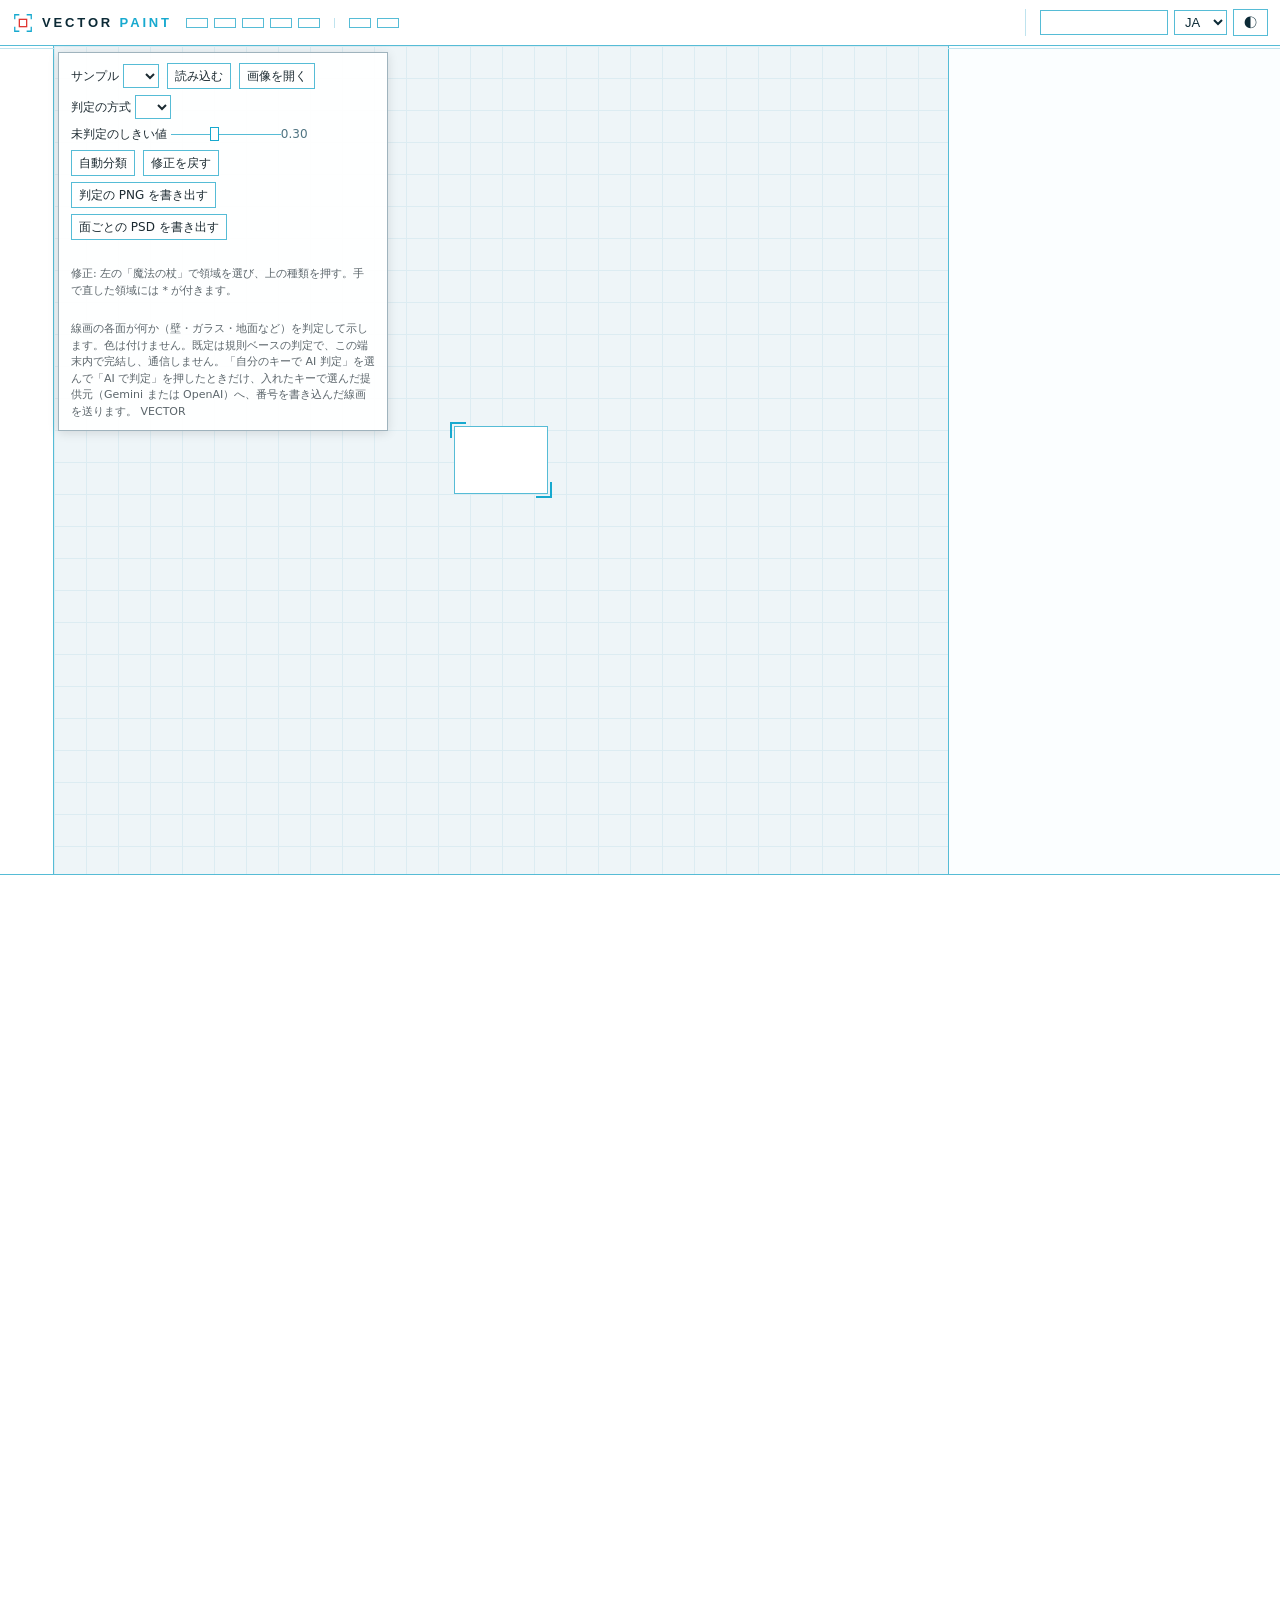
<file: index.html>
<!doctype html><meta charset="utf-8"><meta http-equiv="refresh" content="0; url=vector-paint.html"><title>VECTOR PAINT</title><link rel="icon" href="data:,"><a href="vector-paint.html">VECTOR PAINT</a>
</file>
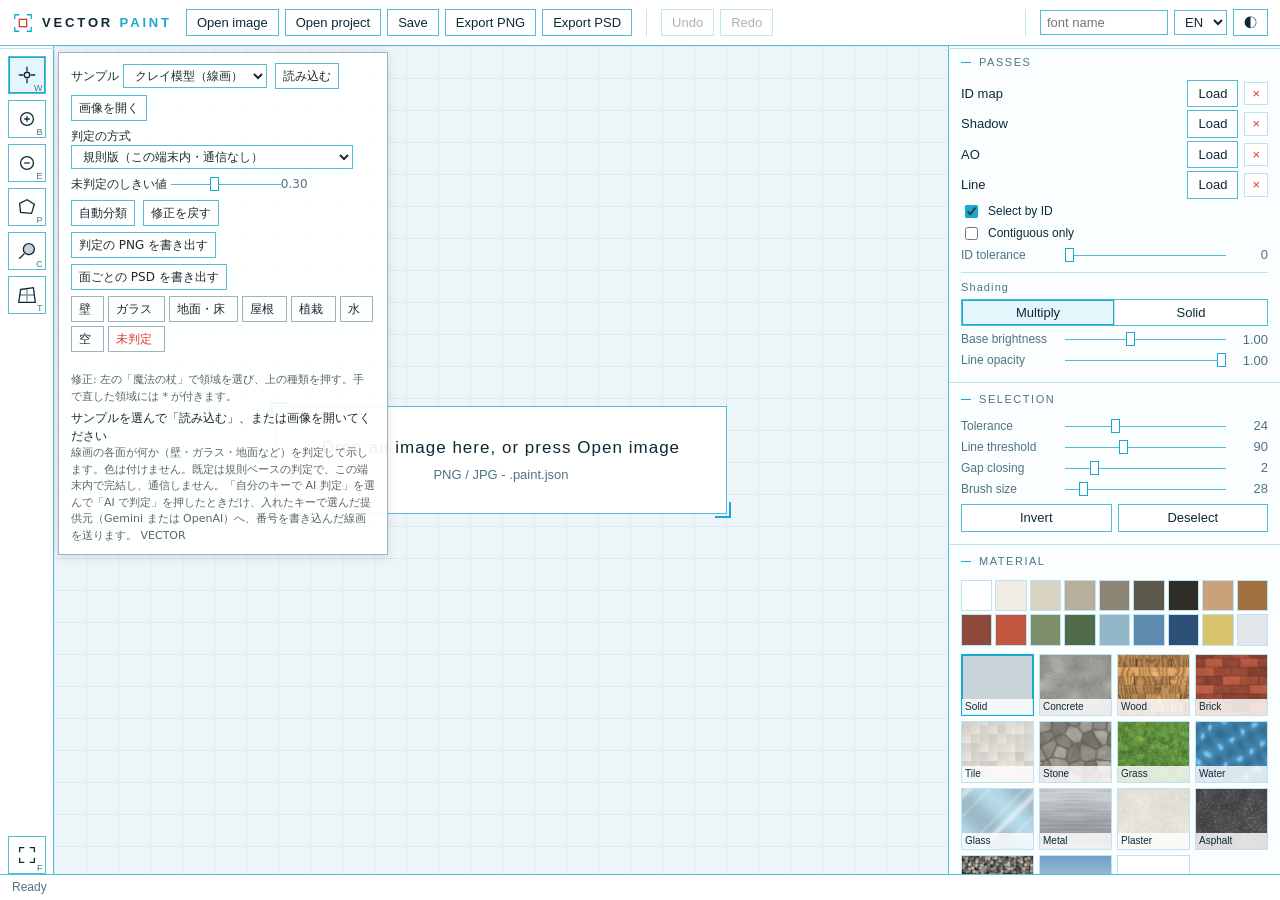
<file: vector-paint.html>
<!doctype html>
<html lang="ja" data-theme="light">
<head>
<meta charset="utf-8">
<meta name="viewport" content="width=device-width, initial-scale=1">
<meta http-equiv="Content-Security-Policy" content="connect-src 'self' data: blob: https://generativelanguage.googleapis.com https://api.openai.com; object-src 'none'; base-uri 'none'; form-action 'none'">
<title>VECTOR PAINT</title><link rel="icon" href="data:,">
<link rel="stylesheet" href="paint/paint.css">
<link rel="stylesheet" href="vector-paint.css?v=1106">
</head>
<body>
<div id="app">
  <header id="top">
    <div class="brand">
      <svg viewBox="0 0 24 24" fill="none" stroke="currentColor" stroke-width="1.4"><path d="M3 8V3h5M16 3h5v5M21 16v5h-5M8 21H3v-5" style="stroke:var(--accent)"/><rect x="8" y="8" width="8" height="8" style="stroke:var(--red)"/></svg>
      <span>VECTOR <em>PAINT</em></span>
    </div>
    <div class="grp">
      <button id="b-open" data-i="open_image"></button>
      <button id="b-opendoc" data-i="open_project"></button>
      <button id="b-save" data-i="save"></button>
      <button id="b-png" data-i="export_png"></button>
      <button id="b-psd" data-i="export_psd"></button>
    </div>
    <div class="grp" style="display:none">
      <select id="s-kind"><option value="plan"></option><option value="elev"></option><option value="section"></option></select>
      <button id="b-auto"></button>
      <label id="l-depth" hidden><span></span> <input id="r-depth" type="range" min="0" max="100" value="60"></label>
    </div>
    <div class="grp">
      <button id="b-undo" data-i="undo"></button>
      <button id="b-redo" data-i="redo"></button>
    </div>
    <div class="grp right">
      <input id="i-font" type="text" list="fontlist" data-pi="font_ph" data-ti="font" autocomplete="off">
      <datalist id="fontlist">
        <option value="Bahnschrift"><option value="DIN Alternate"><option value="Segoe UI"><option value="Yu Gothic UI">
        <option value="Meiryo UI"><option value="Arial"><option value="Consolas"><option value="system-ui">
      </datalist>
      <select id="s-lang"><option value="ja">JA</option><option value="en">EN</option></select>
      <button id="b-theme" data-ti="theme">&#9680;</button>
    </div>
  </header>

  <nav id="tools"></nav>

  <main id="stage">
    <canvas id="view"></canvas>
    <div id="drop"><div class="box"><div class="big" data-i="drop_hint"></div><div class="sub" data-i="drop_sub"></div></div></div>
  </main>

  <aside id="side"></aside>

  <footer id="status">
    <div id="msg"></div>
    <span id="st-pos"></span><span id="st-sel"></span><span id="st-zoom"></span><span id="st-size"></span>
  </footer>
</div>

<section id="vp" aria-label="VECTOR PAINT 面の判定">
  <div class="vp-row">
    <label>サンプル <select id="vp-sample"></select></label>
    <button id="vp-load" type="button">読み込む</button>
    <button id="vp-file" type="button">画像を開く</button>
  </div>
  <div class="vp-row">
    <label>判定の方式 <select id="vp-labeler"></select></label>
    <label>未判定のしきい値 <input id="vp-thr" type="range" min="5" max="70" value="30"><output id="vp-thr-v">0.30</output></label>
  </div>
  <div id="vp-byok" class="vp-byok" hidden>
    <div class="vp-row">
      <label>提供元 <select id="vp-prov"></select></label>
      <label>モデル名 <input id="vp-model" type="text" spellcheck="false" autocomplete="off"></label>
    </div>
    <div class="vp-row">
      <label>キー <input id="vp-key" type="password" spellcheck="false" autocomplete="off" placeholder="ここに貼り付け"></label>
    </div>
    <div class="vp-row">
      <label class="vp-chk"><input id="vp-remember" type="checkbox"> このタブを閉じるまで覚える</label>
      <button id="vp-ai" type="button">AI で判定</button>
    </div>
    <div class="vp-note">鍵は選んだ提供元へ直接送られます。VECTOR のサーバーは通りません。</div>
    <div class="vp-note">送るのは、番号を書き込んだ線画と領域の表だけです。「AI で判定」を押したときだけ送ります。</div>
    <div class="vp-note">キーの発行: <a href="https://aistudio.google.com/apikey" target="_blank" rel="noopener noreferrer">Gemini</a> / <a href="https://platform.openai.com/api-keys" target="_blank" rel="noopener noreferrer">OpenAI</a></div>
  </div>
  <div id="vp-ainote" class="vp-ainote" role="status" aria-live="polite"></div>
  <div class="vp-row">
    <button id="vp-run" type="button">自動分類</button>
    <button id="vp-reset" type="button">修正を戻す</button>
  </div>
  <div class="vp-row">
    <button id="vp-export" type="button">判定の PNG を書き出す</button>
    <button id="vp-mask" type="button">面ごとの PSD を書き出す</button>
  </div>
  <div id="vp-legend" class="vp-legend"></div>
  <div id="vp-src" class="vp-src" aria-live="polite"></div>
  <div id="vp-at" class="vp-at" aria-live="polite"></div>
  <div id="vp-hint" class="vp-hint">修正: 左の「魔法の杖」で領域を選び、上の種類を押す。手で直した領域には * が付きます。</div>
  <div id="vp-msg" class="vp-msg" role="status"></div>
  <div class="vp-foot">線画の各面が何か（壁・ガラス・地面など）を判定して示します。色は付けません。既定は規則ベースの判定で、この端末内で完結し、通信しません。「自分のキーで AI 判定」を選んで「AI で判定」を押したときだけ、入れたキーで選んだ提供元（Gemini または OpenAI）へ、番号を書き込んだ線画を送ります。 VECTOR</div>
</section>

<input id="f-image" type="file" accept="image/*" class="hide">
<input id="f-doc" type="file" accept=".json,application/json" class="hide">
<input id="f-pass" type="file" accept="image/*" class="hide">
<input id="f-tex" type="file" accept="image/*" multiple class="hide">

<script src="paint/i18n.js"></script>
<script src="paint/core.js"></script>
<script src="paint/psd.js"></script>
<script src="paint/ui.js"></script>
<script src="ai/regions.js"></script>
<script src="ai/classify.js"></script>
<script src="ai/labeler.js"></script>
<script src="ai/maskpsd.js"></script>
<script src="samples-data.js"></script>
<script src="vector-paint.js"></script>
</body>
</html>
</file>
<file: paint/paint.css>
/* zumen-kit paint: 白基調の製図調。色は白・シアン・赤の三色だけ（黄・緑は使わない）。 */
:root {
  --bg: #ffffff; --panel: #fbfeff; --stage: #eef5f8; --grid: #dcecf2;
  --ink: #0c2a36; --ink2: #4f7482; --line: #56bcd6; --line2: #bfe3ee; --accent: #17a9cf; --accent-soft: #e4f6fb;
  --red: #e0342f; --shadow: 0 0 0 1px var(--line2);
  --ui-font: Bahnschrift, "DIN Alternate", "DIN 1451 Std", "Yu Gothic UI", "Segoe UI", Meiryo, sans-serif;
}
:root[data-theme="dark"] {
  --bg: #07141b; --panel: #0a1b24; --stage: #050f15; --grid: #0e2530;
  --ink: #d6f1f9; --ink2: #7fb1c1; --line: #2a8aa6; --line2: #14404f; --accent: #46d2f2; --accent-soft: #0e2f3b;
  --red: #ff5a52;
}
* { box-sizing: border-box; }
html, body { margin: 0; height: 100%; background: var(--bg); color: var(--ink); font: 13px/1.35 var(--ui-font); overflow: hidden; }
button, input, select { font: inherit; color: inherit; }
button { background: var(--bg); border: 1px solid var(--line); padding: 4px 10px; cursor: pointer; border-radius: 0; }
button:hover { background: var(--accent-soft); }
button:active { background: var(--line2); }
button:disabled { opacity: .35; cursor: default; }
button.on { background: var(--accent-soft); box-shadow: inset 0 0 0 1px var(--accent); }
button.x { padding: 2px 7px; color: var(--red); border-color: var(--line2); }
input[type=text], select, input[list] { background: var(--bg); border: 1px solid var(--line); padding: 3px 6px; border-radius: 0; min-width: 0; }
input[type=color] { width: 34px; height: 24px; padding: 0; border: 1px solid var(--line); background: var(--bg); cursor: pointer; }
input[type=range] { -webkit-appearance: none; appearance: none; height: 18px; background: transparent; flex: 1; min-width: 0; margin: 0; }
input[type=range]::-webkit-slider-runnable-track { height: 1px; background: var(--line); }
input[type=range]::-webkit-slider-thumb { -webkit-appearance: none; width: 9px; height: 14px; margin-top: -7px; background: var(--bg); border: 1px solid var(--accent); border-radius: 0; }
input[type=checkbox] { accent-color: var(--accent); }
output { min-width: 34px; text-align: right; color: var(--ink2); font-variant-numeric: tabular-nums; }

#app { display: grid; grid-template-columns: 54px 1fr 332px; grid-template-rows: 46px 1fr 26px; height: 100vh; }
#top { grid-column: 1 / 4; display: flex; align-items: center; gap: 14px; padding: 0 12px; border-bottom: 1px solid var(--line); background: var(--bg); position: relative; }
#top::after { content: ""; position: absolute; left: 0; right: 0; bottom: -4px; height: 3px; border-bottom: 1px solid var(--line2); pointer-events: none; }
.brand { font-weight: 600; letter-spacing: .22em; display: flex; align-items: center; gap: 8px; white-space: nowrap; }
.brand svg { width: 22px; height: 22px; }
.brand em { font-style: normal; color: var(--accent); }
.grp { display: flex; align-items: center; gap: 6px; }
.grp.right { margin-left: auto; }
.grp + .grp { padding-left: 14px; border-left: 1px solid var(--line2); }
#i-font { width: 128px; }

#tools { border-right: 1px solid var(--line); background: var(--bg); display: flex; flex-direction: column; align-items: center; gap: 6px; padding-top: 10px; }
#tools button { width: 38px; height: 38px; padding: 0; display: grid; place-items: center; position: relative; }
#tools button svg { width: 22px; height: 22px; stroke: currentColor; fill: none; stroke-width: 1.4; }
#tools button kbd { position: absolute; right: 2px; bottom: 0; font: 9px var(--ui-font); color: var(--ink2); }
#tools .sp { flex: 1; }

#stage { position: relative; background: var(--stage);
  background-image: linear-gradient(var(--grid) 1px, transparent 1px), linear-gradient(90deg, var(--grid) 1px, transparent 1px);
  background-size: 32px 32px; overflow: hidden; }
#view { position: absolute; inset: 0; width: 100%; height: 100%; display: block; touch-action: none; cursor: crosshair; }
#drop { position: absolute; inset: 0; display: grid; place-content: center; text-align: center; gap: 10px; pointer-events: none; }
#drop .box { border: 1px solid var(--line); background: var(--bg); padding: 30px 46px; position: relative; pointer-events: auto; }
#drop .box::before, #drop .box::after { content: ""; position: absolute; width: 14px; height: 14px; border: 2px solid var(--accent); }
#drop .box::before { left: -5px; top: -5px; border-right: 0; border-bottom: 0; }
#drop .box::after { right: -5px; bottom: -5px; border-left: 0; border-top: 0; }
#drop .big { font-size: 17px; letter-spacing: .06em; }
#drop .sub { color: var(--ink2); margin-top: 6px; }
#stage.dragover { outline: 2px dashed var(--accent); outline-offset: -8px; }
#drop.hidden { display: none; }

#side { border-left: 1px solid var(--line); background: var(--panel); overflow-y: auto; overflow-x: hidden; }
details.sec { border-bottom: 1px solid var(--line2); padding: 0 12px 10px; position: relative; }
details.sec > summary { cursor: pointer; padding: 9px 0 7px; letter-spacing: .14em; text-transform: uppercase; font-size: 11px; color: var(--ink2); list-style: none; display: flex; align-items: center; gap: 8px; }
details.sec > summary::before { content: ""; width: 10px; height: 1px; background: var(--accent); }
details.sec > summary::-webkit-details-marker { display: none; }
.row { display: flex; align-items: center; gap: 8px; margin: 3px 0; }
.row > span:first-child { width: 96px; flex: none; color: var(--ink2); font-size: 12px; }
.row > input[type=range] { flex: 1; }
.chk { display: flex; align-items: center; gap: 7px; margin: 3px 0; font-size: 12px; }
.btns { display: flex; gap: 6px; margin: 6px 0 2px; flex-wrap: wrap; }
.btns button { flex: 1; }
.pass { display: grid; grid-template-columns: 74px 1fr auto auto; gap: 6px; align-items: center; margin: 3px 0; }
.pass .st { font-style: normal; font-size: 11px; color: var(--ink2); white-space: nowrap; overflow: hidden; text-overflow: ellipsis; }
.pass .st.ok { color: var(--accent); }
.pass .st.bad { color: var(--red); }
.seg { display: flex; border: 1px solid var(--line); margin: 4px 0; }
.seg button { flex: 1; border: 0; border-right: 1px solid var(--line2); }
.seg button:last-child { border-right: 0; }
.swatches { display: grid; grid-template-columns: repeat(9, 1fr); gap: 3px; margin: 4px 0 8px; }
.swatches i { aspect-ratio: 1; border: 1px solid var(--line2); cursor: pointer; display: block; }
.swatches i:hover { outline: 1px solid var(--accent); }
.shelf { display: grid; grid-template-columns: repeat(4, 1fr); gap: 5px; margin: 4px 0 8px; }
.shelf button { padding: 0; border: 1px solid var(--line2); height: 62px; position: relative; overflow: hidden; background-size: cover; background-position: center; }
.shelf button span { position: absolute; left: 0; right: 0; bottom: 0; background: color-mix(in srgb, var(--bg) 82%, transparent); font-size: 10px; padding: 1px 3px; text-align: left; white-space: nowrap; overflow: hidden; text-overflow: ellipsis; }
.shelf button.on { outline: 2px solid var(--accent); outline-offset: -2px; }
.shelf button.add { display: grid; place-items: center; color: var(--accent); font-size: 22px; background: var(--bg); }
.colorrow { display: flex; align-items: center; gap: 8px; margin: 3px 0; }
.colorrow > span { width: 96px; color: var(--ink2); font-size: 12px; }
.sub-h { margin: 8px 0 2px; font-size: 11px; letter-spacing: .1em; color: var(--ink2); border-top: 1px solid var(--line2); padding-top: 7px; }
#layers { border: 1px solid var(--line2); background: var(--bg); min-height: 38px; max-height: 240px; overflow-y: auto; }
.lyr { display: grid; grid-template-columns: 22px 24px 1fr auto auto auto; gap: 4px; align-items: center; padding: 3px 4px; border-bottom: 1px solid var(--line2); cursor: pointer; }
.lyr:last-child { border-bottom: 0; }
.lyr.act { background: var(--accent-soft); box-shadow: inset 2px 0 0 var(--accent); }
.lyr.off .nm { opacity: .4; text-decoration: line-through; }
.lyr .sw { width: 22px; height: 22px; border: 1px solid var(--line2); background-size: cover; }
.lyr .nm { overflow: hidden; text-overflow: ellipsis; white-space: nowrap; }
.lyr .nm input { width: 100%; }
.lyr button { padding: 0; width: 22px; height: 22px; line-height: 1; border-color: var(--line2); font-size: 11px; }
.lyr .eye { border: 0; background: transparent; }
.lyr .eye::before { content: ""; display: block; width: 12px; height: 7px; margin: auto; border: 1px solid var(--accent); border-radius: 50%; background: radial-gradient(circle, var(--accent) 0 2px, transparent 2.5px); }
.lyr.off .eye::before { background: none; border-style: dashed; opacity: .5; }
.empty { padding: 10px; color: var(--ink2); font-size: 12px; text-align: center; }
#status { grid-column: 1 / 4; display: flex; align-items: center; gap: 18px; padding: 0 12px; border-top: 1px solid var(--line); background: var(--bg); font-size: 12px; color: var(--ink2); }
#status #msg { flex: 1; overflow: hidden; text-overflow: ellipsis; white-space: nowrap; }
#status #msg.err { color: var(--red); }
#status span { font-variant-numeric: tabular-nums; white-space: nowrap; }
.hide { display: none !important; }
@media (max-width: 900px) { #app { grid-template-columns: 54px 1fr 270px; } .brand span { display: none; } }
#drop #b-sample { margin-top: 16px; }
#drop #b-sample[hidden] { display: none; }
</file>
<file: vector-paint.css>
#vp { position: fixed; left: 58px; top: 52px; z-index: 30; width: 330px; max-height: calc(100vh - 64px); overflow-y: auto; padding: 10px 12px; background: rgba(255,255,255,.93);
  border: 1px solid #9fb3bd; font: 12px/1.5 "Bahnschrift","Segoe UI","Yu Gothic UI",system-ui,sans-serif; color: #1c2a31; box-shadow: 0 2px 10px rgba(0,0,0,.12); }
:root[data-theme="dark"] #vp, [data-theme="dark"] #vp { background: rgba(20,28,33,.92); color: #dbe7ec; border-color: #51666f; }
#vp .vp-row { display: flex; flex-wrap: wrap; gap: 6px 8px; align-items: center; margin-bottom: 6px; }
#vp select, #vp button, #vp input[type=text], #vp input[type=password] { font: inherit; padding: 3px 7px; }
#vp [hidden] { display: none !important; }
#vp input[type=text], #vp input[type=password] { width: 150px; border: 1px solid #9fb3bd; background: transparent; color: inherit; }
#vp .vp-chk { display: inline-flex; align-items: center; gap: 4px; }
.vp-byok { border-top: 1px solid #c8d4da; padding-top: 6px; margin-bottom: 4px; }
.vp-note { font-size: 11px; opacity: .8; margin-bottom: 3px; }
.vp-note a { color: #0a7290; }
.vp-ainote { min-height: 0; font-size: 11px; margin-bottom: 4px; }
.vp-ainote.err b { color: #c62828; font-weight: 600; }
.vp-ainote div { margin-bottom: 1px; }
.vp-src { font-size: 11px; opacity: .85; }
#vp input[type=range] { width: 110px; vertical-align: middle; }
.vp-legend { display: flex; flex-wrap: wrap; gap: 4px; margin: 4px 0; }
.vp-chip { display: inline-flex; align-items: center; gap: 5px; padding: 2px 7px; border: 1px solid #9fb3bd; background: transparent; color: inherit; cursor: pointer; }
.vp-chip:hover { border-color: #19a7c9; }
.vp-chip b { font-weight: 400; opacity: .7; }
.vp-chip.un span { color: var(--red, #c62828); }
#vp-over { position: absolute; inset: 0; width: 100%; height: 100%; pointer-events: none; }
.vp-at { min-height: 1.5em; font-size: 11px; }
.vp-hint, .vp-foot { opacity: .72; font-size: 11px; }
.vp-msg { min-height: 1.5em; margin-top: 4px; }
.vp-msg.err { color: #c62828; }
/* スマホ: 上 58% に図面（ツール列＋画面）、下 42% に判定の盤。着彩の細かい設定（右の列）は PC で。 */
@media (max-width: 760px) {
  #app { grid-template-columns: 46px 1fr; height: 58vh; height: 58dvh; }
  #top, #status { grid-column: 1 / -1; }
  #top { gap: 10px; padding: 0 8px; overflow-x: auto; overflow-y: hidden; scrollbar-width: none; }
  #top::after { display: none; }
  #top .brand, #top .grp { flex: none; }
  #top button { white-space: nowrap; }
  #top .grp + .grp { padding-left: 10px; }
  #tools { overflow-y: auto; padding-top: 6px; gap: 4px; }
  #tools button { width: 36px; height: 36px; }
  #side { display: none; }
  #vp { left: 0; right: 0; top: auto; bottom: 0; width: auto; height: 42vh; height: 42dvh; max-height: none; border-width: 1px 0 0; box-shadow: 0 -2px 10px rgba(0,0,0,.12); }
}
</file>
